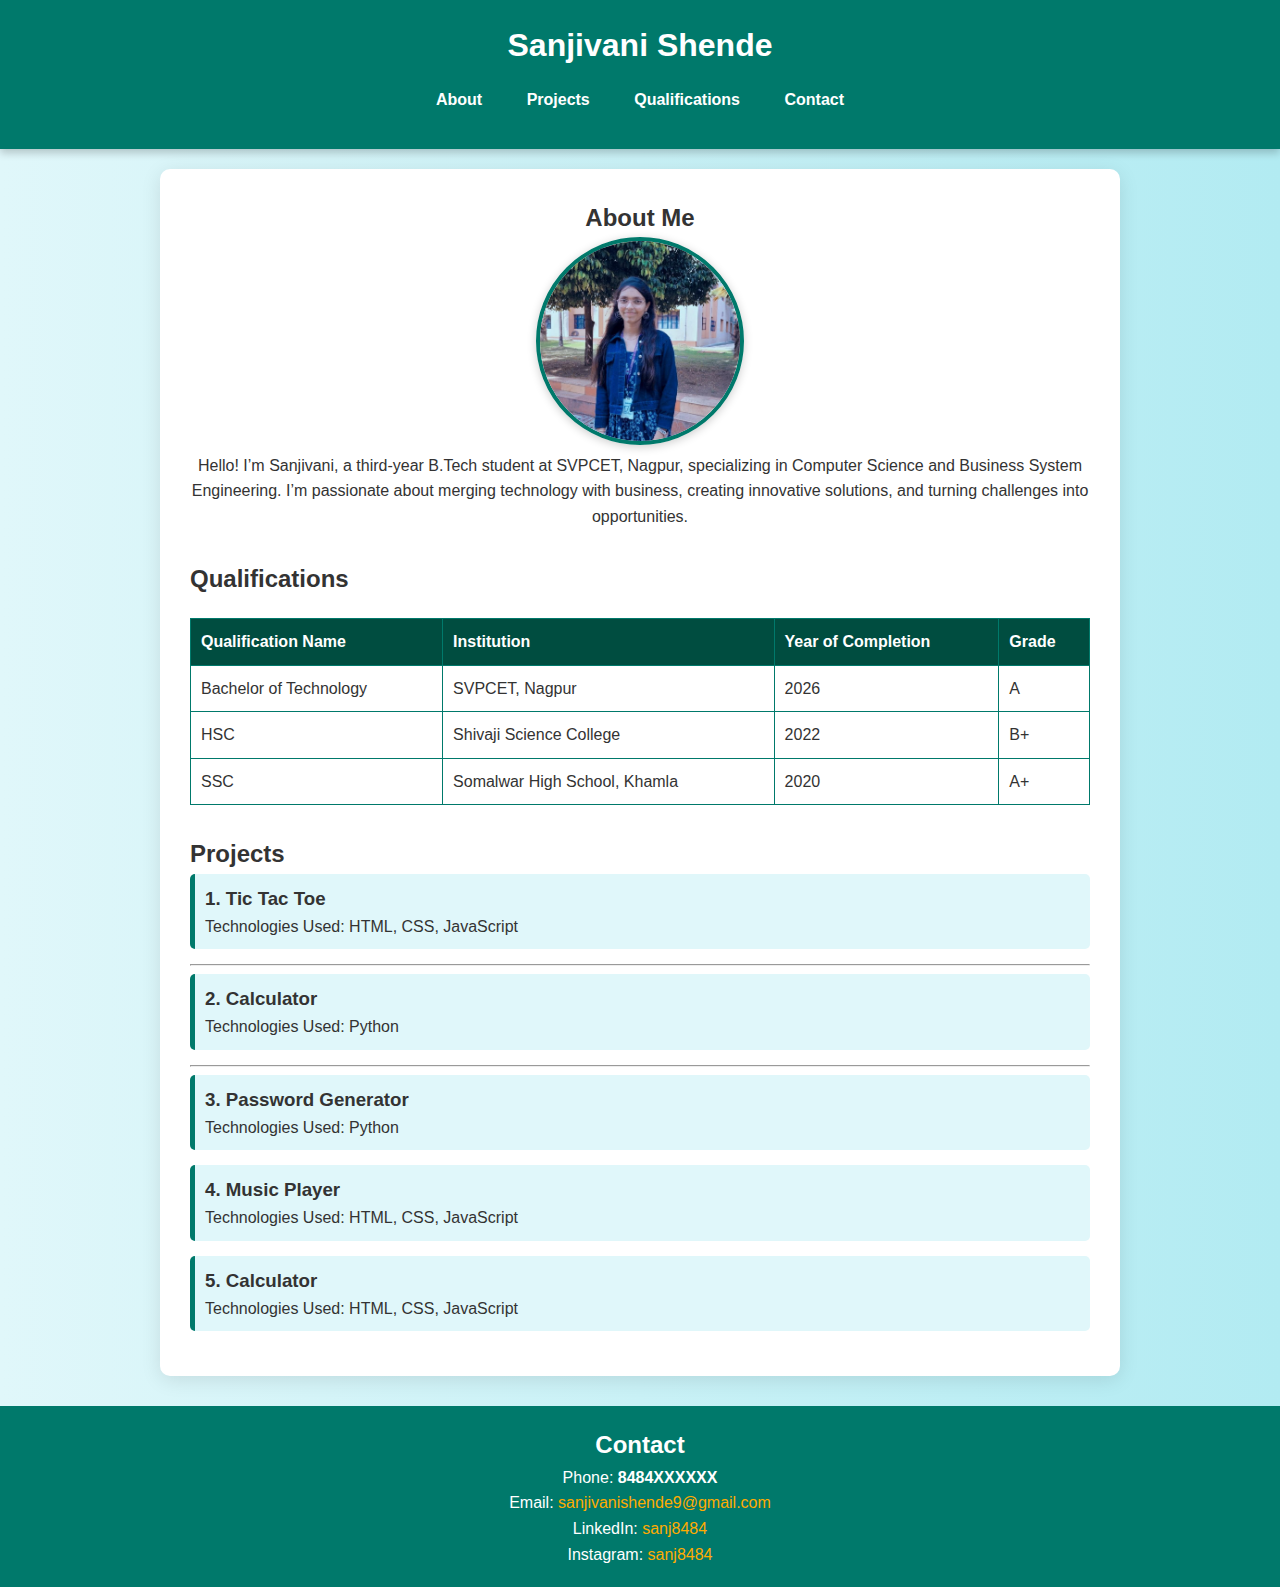
<file: index.html>
<!DOCTYPE html>
<html lang="en">
<head>
    <meta charset="UTF-8">
    <meta name="viewport" content="width=device-width, initial-scale=1.0">
    <title>Sanjivani Shende - Portfolio</title>
    <link rel="stylesheet" href="style.css">
</head>
<body>
    <header>
        <h1>Sanjivani Shende</h1>
        <nav>
            <ul>
                <li><a href="About.html">About</a></li>
                <li><a href="Project.html">Projects</a></li>
                <li><a href="Qualification.html">Qualifications</a></li>
                <li><a href="Contact.html">Contact</a></li>
            </ul>
        </nav>
    </header>
    
    <main>
        <section class="intro">
            <h2>About Me</h2>
            <img src="your_photo.jpeg" alt="Sanjivani Shende" class="profile-photo">
            <p>Hello! I’m Sanjivani, a third-year B.Tech student at SVPCET, Nagpur, specializing in Computer Science and Business System Engineering. I’m passionate about merging technology with business, creating innovative solutions, and turning challenges into opportunities.</p>
        </section>

        <section class="qualifications">
            <h2>Qualifications</h2>
            <table>
                <thead>
                    <tr>
                        <th>Qualification Name</th>
                        <th>Institution</th>
                        <th>Year of Completion</th>
                        <th>Grade</th>
                    </tr>
                </thead>
                <tbody>
                    <tr>
                        <td>Bachelor of Technology</td>
                        <td>SVPCET, Nagpur</td>
                        <td>2026</td>
                        <td>A</td>
                    </tr>
                    <tr>
                        <td>HSC</td>
                        <td>Shivaji Science College</td>
                        <td>2022</td>
                        <td>B+</td>
                    </tr>
                    <tr>
                        <td>SSC</td>
                        <td>Somalwar High School, Khamla</td>
                        <td>2020</td>
                        <td>A+</td>
                    </tr>
                </tbody>
            </table>
        </section>

        <section class="projects">
            <h2>Projects</h2>
            <article>
                <h3>1. Tic Tac Toe</h3>
                <p>Technologies Used: HTML, CSS, JavaScript</p>
            </article>
            <hr>
            <article>
                <h3>2. Calculator</h3>
                <p>Technologies Used: Python</p>
                </p>
            </article>
            <hr>
            <article>
                <h3>3. Password Generator</h3>
                <p>Technologies Used: Python</p>
            </article>
            <article>
                <h3>4. Music Player</h3>
                <p>Technologies Used: HTML, CSS, JavaScript</p>
            </article>
            <article>
                <h3>5. Calculator
                </h3>
                <p>Technologies Used: HTML, CSS, JavaScript</p>
                </article>
        </section>
    </main>

    <footer>
        <h2>Contact</h2>
        <p>Phone: <strong>8484XXXXXX</strong></p>
        <p>Email: <a href="mailto:sanjivanishende9@gmail.com">sanjivanishende9@gmail.com</a></p>
        <p>LinkedIn: <a href="https://www.linkedin.com/in/sanj8484" target="_blank" rel="noopener noreferrer">sanj8484</a></p>
        <p>Instagram: <a href="https://www.instagram.com/sanj8484" target="_blank" rel="noopener noreferrer">sanj8484</a></p>
    </footer>
</body>
</html>
</file>
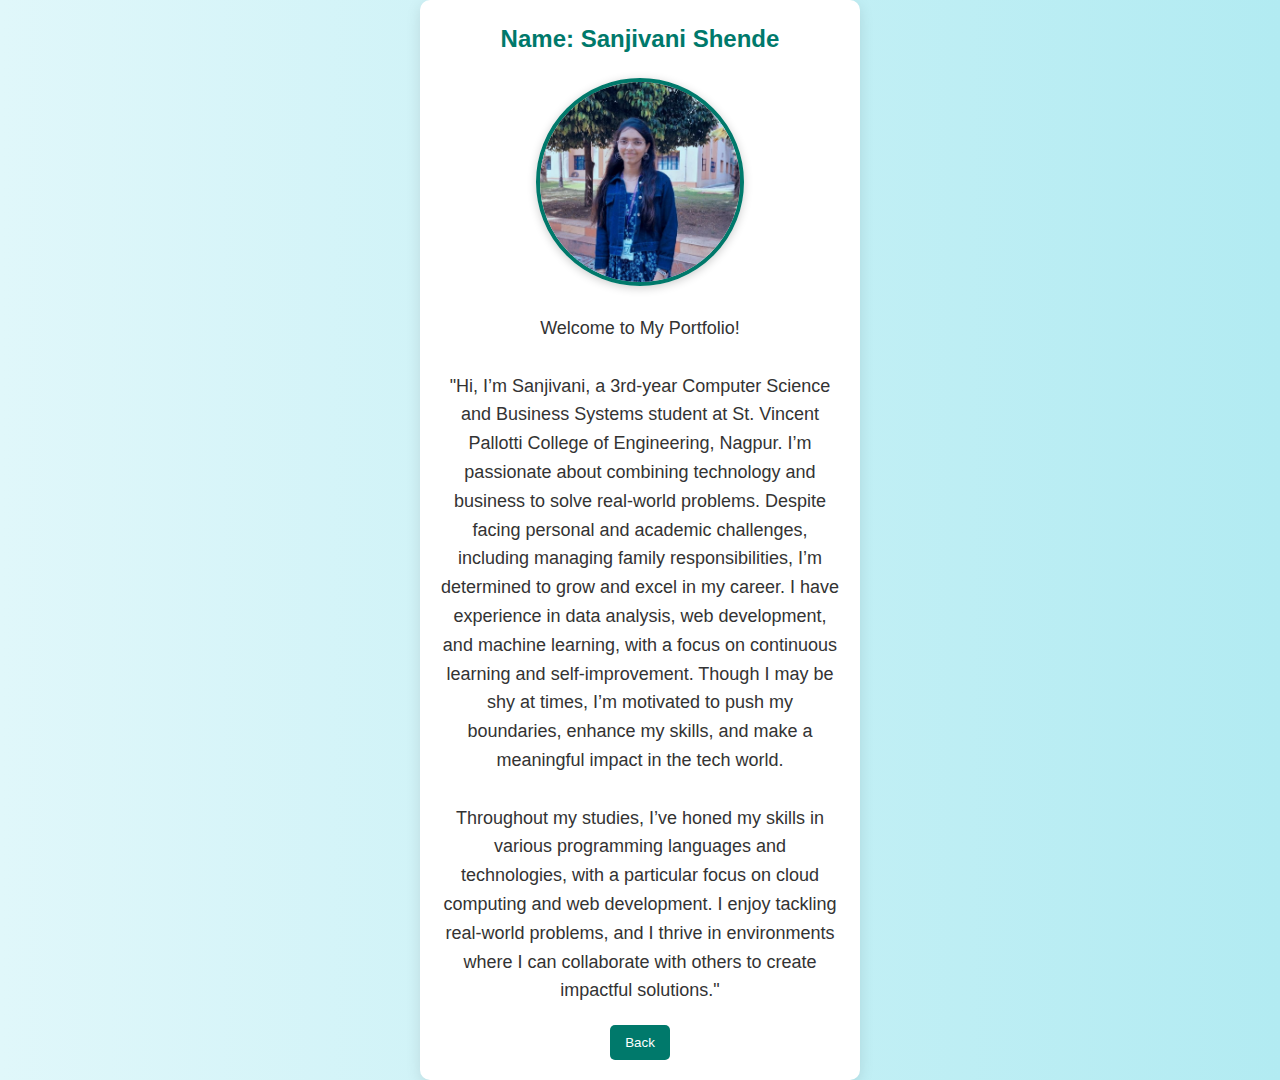
<file: About.html>
<!DOCTYPE html>
<html lang="en">
<head>
    <meta charset="UTF-8">
    <meta name="viewport" content="width=device-width, initial-scale=1.0">
    <title>Introduction - Sanjivani Shende</title>
    <link rel="stylesheet" href="style.css">
    <style>
        body {
            display: flex;               /* Use flexbox for layout */
            align-items: center;        /* Center content vertically */
            justify-content: center;    /* Center content horizontally */            /* Full height of the viewport */
            background-color: #e0f7fa; /* Light background for contrast */
            margin: 0;                  /* Remove default margin */
            font-family: Arial, sans-serif; /* Set font family */
        }
        
        .container {
            text-align: center; /* Center align text */
            background-color: white; /* White background for container */
            padding: 20px; /* Padding inside the container */
            border-radius: 10px; /* Rounded corners */
            box-shadow: 0 4px 15px rgba(0, 0, 0, 0.1); /* Shadow effect */
            max-width: 400px; /* Maximum width of container */
            width: 100%; /* Full width */
        }

        h2 {
            margin-bottom: 20px; /* Margin below title */
            color: #00796b; /* Dark teal color */
        }

        .profile-photo {
            border-radius: 50%; /* Circular photo */
            height: 200px; /* Height */
            width: 200px; /* Width */
            border: 4px solid #00796b; /* Border for photo */
            box-shadow: 0 2px 10px rgba(0, 0, 0, 0.2); /* Shadow */
            margin-bottom: 20px; /* Margin below image */
        }

        .intro {
            margin-bottom: 20px; /* Margin below intro */
            font-size: 18px; /* Font size for intro */
        }

        .back-button {
            background-color: #00796b; /* Button background color */
            color: white; /* Button text color */
            border: none; /* No border */
            padding: 10px 15px; /* Padding */
            border-radius: 5px; /* Rounded corners */
            cursor: pointer; /* Pointer cursor on hover */
            transition: background-color 0.3s; /* Transition for hover */
        }

        .back-button a {
            color: white; /* Link color */
            text-decoration: none; /* Remove underline */
        }

        .back-button:hover {
            background-color: #004d40; /* Darker teal on hover */
        }
    </style>
</head>
<body>
    <div class="container">
        <h2>Name: Sanjivani Shende</h2>
        <img src="your_photo.jpeg" alt="Sanjivani Shende" class="profile-photo">
        <p class="intro">
            Welcome to My Portfolio!<br><br>
            "Hi, I’m Sanjivani, a 3rd-year Computer Science and Business Systems student at St. Vincent Pallotti College of Engineering, Nagpur. I’m passionate about combining technology and business to solve real-world problems. Despite facing personal and academic challenges, including managing family responsibilities, I’m determined to grow and excel in my career. I have experience in data analysis, web development, and machine learning, with a focus on continuous learning and self-improvement. Though I may be shy at times, I’m motivated to push my boundaries, enhance my skills, and make a meaningful impact in the tech world.<br><br>
            Throughout my studies, I’ve honed my skills in various programming languages and technologies, with a particular focus on cloud computing and web development. I enjoy tackling real-world problems, and I thrive in environments where I can collaborate with others to create impactful solutions."
        </p>
        <button class="back-button"><a href="index.html">Back</a></button>
    </div>
</body>
</html>
</file>
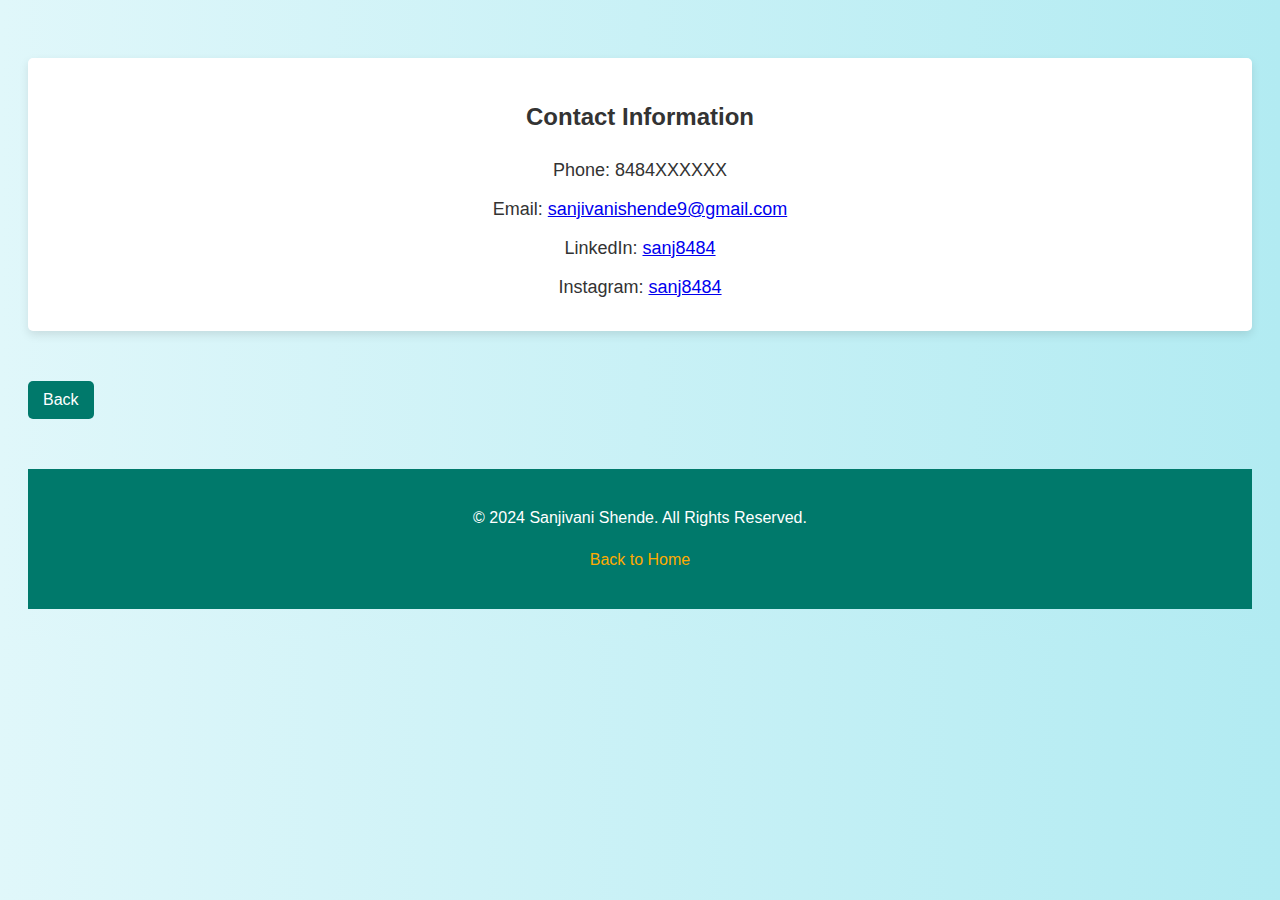
<file: Contact.html>
<!DOCTYPE html>
<html lang="en">
<head>
    <meta charset="UTF-8">
    <meta name="viewport" content="width=device-width, initial-scale=1.0">
    <title>Contact</title>
    <style>
        /* Body Styles */
        body {
            background: linear-gradient(to right, #e0f7fa, #b2ebf2); /* Light blue gradient background */
            font-family: 'Arial', sans-serif; /* Font family */
            line-height: 1.6; /* Line height for readability */
            color: #333; /* Default text color */
            padding: 20px; /* Padding around body */
        }

        /* Contact Section */
        .contact-info {
            text-align: center; /* Center align text */
            margin: 30px 0; /* Margin above and below */
            padding: 20px; /* Padding */
            background-color: #ffffff; /* White background */
            border-radius: 5px; /* Rounded corners */
            box-shadow: 0 4px 10px rgba(0, 0, 0, 0.1); /* Subtle shadow */
        }

        .contact-info p {
            margin: 10px 0; /* Margin for paragraphs */
            font-size: 18px; /* Font size */
        }

        /* Button Styles */
        button {
            background-color: #00796b; /* Dark teal button */
            color: white; /* White text */
            border: none; /* No border */
            padding: 10px 15px; /* Padding */
            border-radius: 5px; /* Rounded corners */
            cursor: pointer; /* Pointer cursor on hover */
            transition: background-color 0.3s; /* Smooth transition */
            display: inline-block; /* Inline block for button */
            margin: 20px auto; /* Center the button */
            font-size: 16px; /* Font size */
        }

        button a {
            color: white; /* White text for link */
            text-decoration: none; /* Remove underline */
        }

        button:hover {
            background-color: #004d40; /* Darker teal on hover */
        }

        /* Footer Styles */
        footer {
            text-align: center; /* Center align text */
            padding: 20px; /* Padding */
            background-color: #00796b; /* Dark teal footer */
            color: white; /* White text */
            margin-top: 30px; /* Margin above */
        }
        
        footer a {
            color: #ffab00; /* Yellow links */
            text-decoration: none; /* Remove underline */
            transition: color 0.3s; /* Transition for hover */
        }
        
        footer a:hover {
            color: white; /* White on hover */
        }
    </style>
</head>
<body>
    <div class="contact-info">
        <h2>Contact Information</h2>
        <p>Phone: 8484XXXXXX</p>
        <p>Email: <a href="mailto:sanjivanishende9@gmail.com">sanjivanishende9@gmail.com</a></p>
        <p>LinkedIn: <a href="https://www.linkedin.com/in/sanj8484" target="_blank">sanj8484</a></p>
        <p>Instagram: <a href="https://www.instagram.com/sanj8484" target="_blank">sanj8484</a></p>
    </div>

    <button><a href="index.html">Back</a></button>

    <footer>
        <p>&copy; 2024 Sanjivani Shende. All Rights Reserved.</p>
        <p><a href="index.html">Back to Home</a></p>
    </footer>
</body>
</html>
</file>
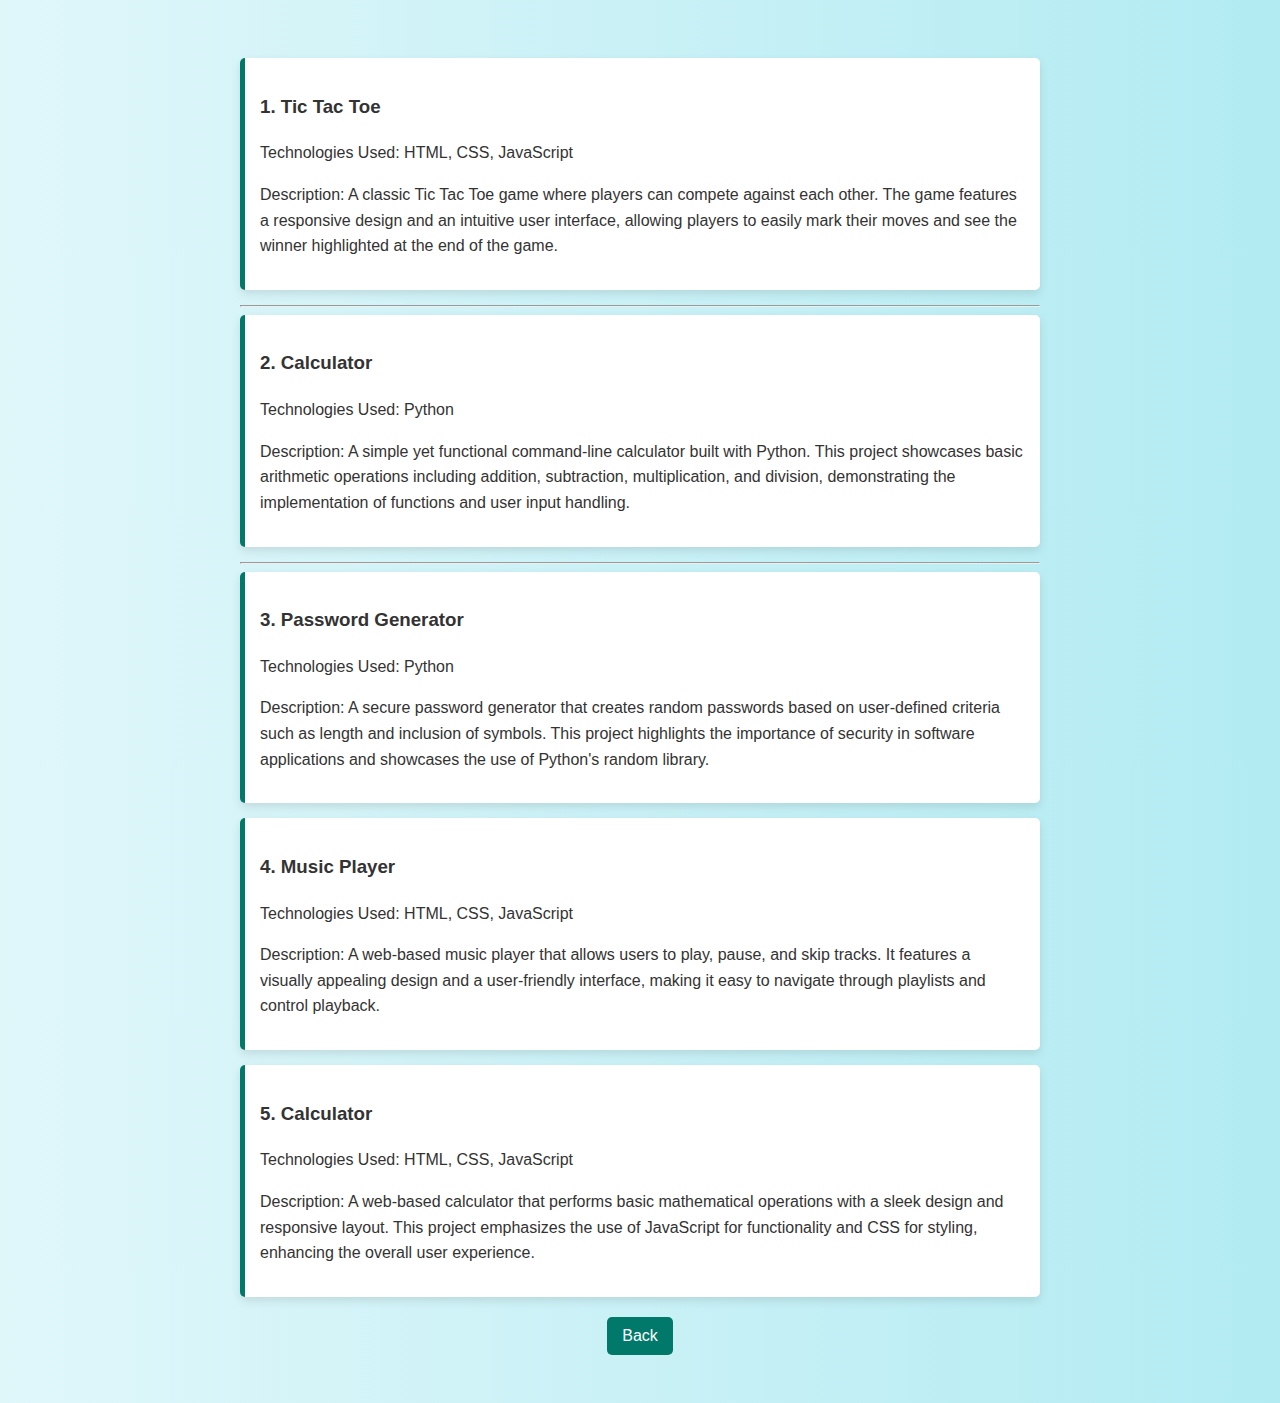
<file: Project.html>
<!DOCTYPE html>
<html lang="en">
<head>
    <meta charset="UTF-8">
    <meta name="viewport" content="width=device-width, initial-scale=1.0">
    <title>Projects</title>
    <style>
        /* Body Styles */
        body {
            background: linear-gradient(to right, #e0f7fa, #b2ebf2); /* Light blue gradient background */
            font-family: 'Arial', sans-serif; /* Font family */
            line-height: 1.6; /* Line height for readability */
            color: #333; /* Default text color */
            padding: 20px; /* Padding around body */
        }

        /* Main Section */
        main {
            max-width: 800px; /* Limit width of main content */
            margin: 0 auto; /* Center the main section */
        }

        /* Projects Section */
        .projects {
            margin-top: 30px; /* Margin above */
        }
        
        .projects article {
            background-color: #ffffff; /* White background for each project */
            border-left: 5px solid #00796b; /* Left border */
            margin-bottom: 15px; /* Margin below each project */
            padding: 15px; /* Padding */
            border-radius: 5px; /* Rounded corners */
            box-shadow: 0 4px 10px rgba(0, 0, 0, 0.1); /* Subtle shadow */
            transition: transform 0.3s; /* Transition for hover effect */
        }
        
        .projects article:hover {
            transform: translateY(-5px); /* Lift effect on hover */
        }

        /* Button Styles */
        button {
            background-color: #00796b; /* Dark teal button */
            color: white; /* White text */
            border: none; /* No border */
            padding: 10px 15px; /* Padding */
            border-radius: 5px; /* Rounded corners */
            cursor: pointer; /* Pointer cursor on hover */
            transition: background-color 0.3s; /* Smooth transition */
            display: block; /* Block display */
            margin: 20px auto; /* Center the button */
            font-size: 16px; /* Font size */
        }

        button a {
            color: white; /* White text for link */
            text-decoration: none; /* Remove underline */
        }

        button:hover {
            background-color: #004d40; /* Darker teal on hover */
        }
    </style>
</head>
<body>
    <main>
        <section class="projects">
            <article>
                <h3>1. Tic Tac Toe</h3>
                <p>Technologies Used: HTML, CSS, JavaScript</p>
                <p>Description: A classic Tic Tac Toe game where players can compete against each other. The game features a responsive design and an intuitive user interface, allowing players to easily mark their moves and see the winner highlighted at the end of the game.</p>
            </article>
            <hr>
            <article>
                <h3>2. Calculator</h3>
                <p>Technologies Used: Python</p>
                <p> Description: A simple yet functional command-line calculator built with Python. This project showcases basic arithmetic operations including addition, subtraction, multiplication, and division, demonstrating the implementation of functions and user input handling.
                </p>
            </article>
            <hr>
            <article>
                <h3>3. Password Generator</h3>
                <p>Technologies Used: Python</p>
                <p>Description: A secure password generator that creates random passwords based on user-defined criteria such as length and inclusion of symbols. This project highlights the importance of security in software applications and showcases the use of Python's random library.</p>
            </article>
            <article>
                <h3>4. Music Player</h3>
                <p>Technologies Used: HTML, CSS, JavaScript</p>
                <p> Description: A web-based music player that allows users to play, pause, and skip tracks. It features a visually appealing design and a user-friendly interface, making it easy to navigate through playlists and control playback.</p>
            </article>
            <article>
                <h3>5. Calculator
                </h3>
                <p>Technologies Used: HTML, CSS, JavaScript</p>
                <p> Description: A web-based calculator that performs basic mathematical operations with a sleek design and responsive layout. This project emphasizes the use of JavaScript for functionality and CSS for styling, enhancing the overall user experience.</p>
            </article>
        </section>
        <button><a href="index.html">Back</a></button>
    </main>
</body>
</html>
</file>
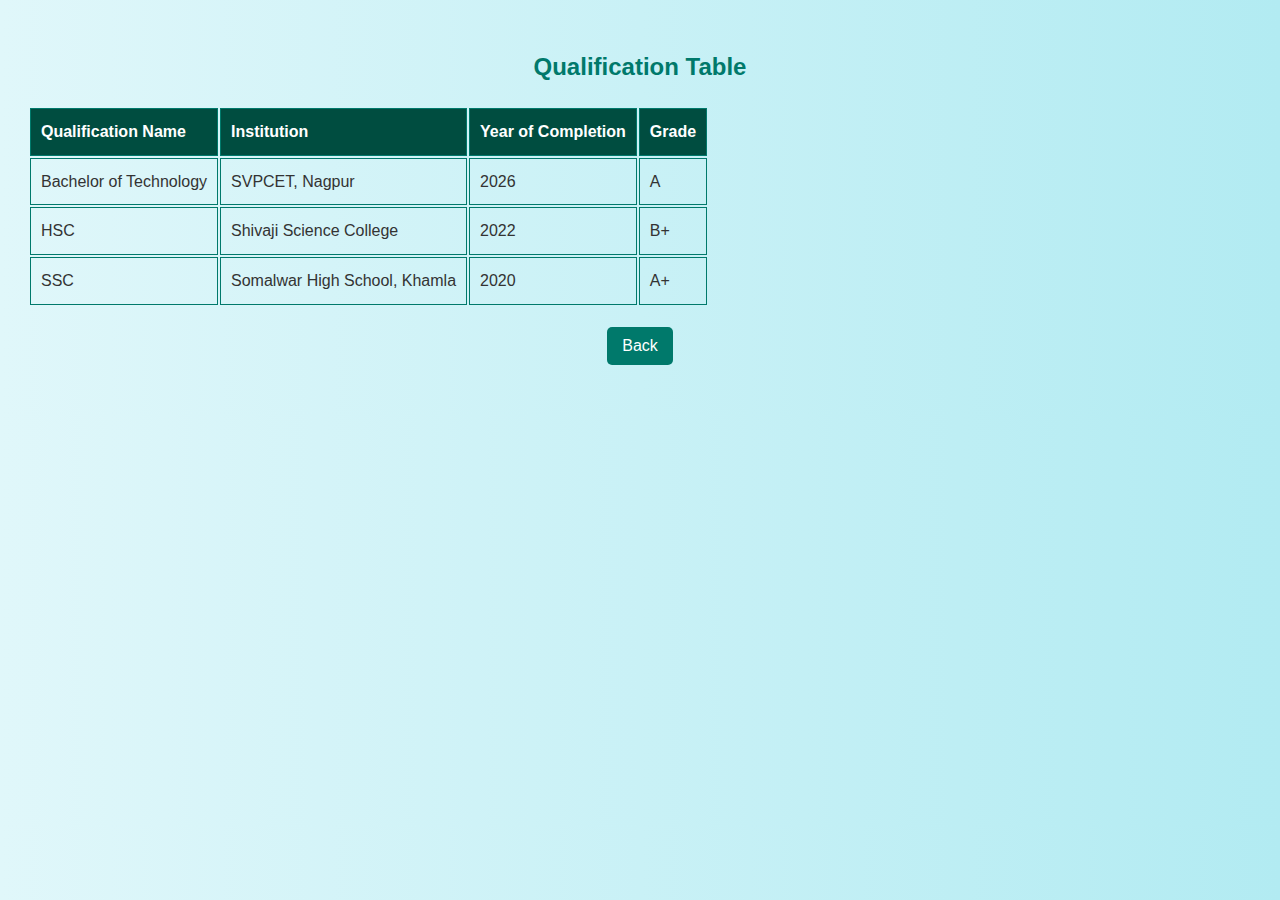
<file: Qualification.html>
<!DOCTYPE html>
<html lang="en">
<head>
    <meta charset="UTF-8">
    <meta name="viewport" content="width=device-width, initial-scale=1.0">
    <title>Qualifications</title>
    <style>
        /* Body Styles */
        body {
            background: linear-gradient(to right, #e0f7fa, #b2ebf2); /* Light blue gradient background */
            font-family: 'Arial', sans-serif; /* Font family */
            line-height: 1.6; /* Line height for readability */
            color: #333; /* Default text color */
            padding: 20px; /* Padding around body */
        }

        /* Header Styles */
        h2 {
            color: #00796b; /* Dark teal color for headers */
            text-align: center; /* Center align header */
            margin-bottom: 20px; /* Margin below header */
        }

        /* Table Styles */
        .qualifications table {
            width: 100%; /* Full width */
            border-collapse: collapse; /* Collapse borders */
            margin-top: 20px; /* Margin above */
            box-shadow: 0 4px 10px rgba(0, 0, 0, 0.1); /* Subtle shadow for table */
        }
        
        .qualifications th, .qualifications td {
            border: 1px solid #00796b; /* Border color */
            padding: 10px; /* Padding */
            text-align: left; /* Left align text */
        }
        
        .qualifications th {
            background-color: #004d40; /* Darker teal for header */
            color: white; /* White text */
        }

        /* Button Styles */
        button {
            background-color: #00796b; /* Dark teal button */
            color: white; /* White text */
            border: none; /* No border */
            padding: 10px 15px; /* Padding */
            border-radius: 5px; /* Rounded corners */
            cursor: pointer; /* Pointer cursor on hover */
            transition: background-color 0.3s; /* Smooth transition */
            display: block; /* Block display */
            margin: 20px auto; /* Center the button */
            font-size: 16px; /* Font size */
        }

        button a {
            color: white; /* White text for link */
            text-decoration: none; /* Remove underline */
        }

        button:hover {
            background-color: #004d40; /* Darker teal on hover */
        }
    </style>
</head>
<body>

<h2>Qualification Table</h2>

<table class="qualifications">
  <tr>
    <th>Qualification Name</th>
    <th>Institution</th>
    <th>Year of Completion</th>
    <th>Grade</th>
  </tr>
  <tr>
    <td>Bachelor of Technology</td>
    <td>SVPCET, Nagpur</td>
    <td>2026</td>
    <td>A</td>
  </tr>
  <tr>
    <td>HSC</td>
    <td>Shivaji Science College</td>
    <td>2022</td>
    <td>B+</td>
  </tr>
  <tr>
    <td>SSC</td>
    <td>Somalwar High School, Khamla</td>
    <td>2020</td>
    <td>A+</td>
  </tr>
</table>

<button><a href="index.html">Back</a></button>

</body>
</html>
</file>
<file: style.css>
/* Basic Reset */
body, h1, h2, h3, p, table {
    margin: 0;
    padding: 0;
}

/* Body Styles */
body {
    background: linear-gradient(to right, #e0f7fa, #b2ebf2); /* Light blue gradient background */
    font-family: 'Arial', sans-serif; /* Font family */
    line-height: 1.6; /* Line height for readability */
    color: #333; /* Default text color */
}

/* Header Styles */
header {
    background-color: #00796b; /* Dark teal header */
    color: white; /* White text */
    padding: 20px; /* Padding */
    text-align: center; /* Center align text */
    box-shadow: 0 4px 8px rgba(0, 0, 0, 0.2); /* Shadow effect */
}

nav ul {
    list-style: none; /* Remove bullets */
    padding: 0; /* Remove padding */
}

nav ul li {
    display: inline; /* Inline display */
    margin: 0 20px; /* Margin between items */
}

nav ul li a {
    color: white; /* Link color */
    text-decoration: none; /* Remove underline */
    font-weight: bold; /* Bold text */
    transition: color 0.3s; /* Transition for hover effect */
}

nav ul li a:hover {
    color: #ffab00; /* Yellow on hover */
}

/* Main Section Styles */
main {
    max-width: 900px; /* Max width for main content */
    margin: 20px auto; /* Center the content */
    padding: 30px; /* Padding */
    background-color: white; /* White background */
    border-radius: 10px; /* Rounded corners */
    box-shadow: 0 4px 20px rgba(0, 0, 0, 0.1); /* Subtle shadow */
}

/* Introduction Section */
.intro {
    text-align: center; /* Center align text */
    margin-bottom: 30px; /* Margin below intro */
}

.profile-photo {
    border-radius: 50%; /* Circular photo */
    height: 200px; /* Height */
    width: 200px; /* Width */
    border: 4px solid #00796b; /* Border for photo */
    box-shadow: 0 2px 10px rgba(0, 0, 0, 0.2); /* Shadow */
}

/* Qualifications Table */
.qualifications table {
    width: 100%; /* Full width */
    border-collapse: collapse; /* Collapse borders */
    margin-top: 20px; /* Margin above */
}

.qualifications th, .qualifications td {
    border: 1px solid #00796b; /* Border color */
    padding: 10px; /* Padding */
    text-align: left; /* Left align text */
}

.qualifications th {
    background-color: #004d40; /* Darker teal for header */
    color: white; /* White text */
}

/* Projects Section */
.projects {
    margin-top: 30px; /* Margin above */
}

.projects article {
    background-color: #e0f7fa; /* Light cyan background */
    border-left: 5px solid #00796b; /* Left border */
    margin-bottom: 15px; /* Margin below each project */
    padding: 10px; /* Padding */
    border-radius: 5px; /* Rounded corners */
    transition: transform 0.3s; /* Transition for hover effect */
}

.projects article:hover {
    transform: translateY(-5px); /* Lift effect on hover */
}

/* Footer Styles */
footer {
    text-align: center; /* Center align text */
    padding: 20px; /* Padding */
    background-color: #00796b; /* Dark teal footer */
    color: white; /* White text */
    margin-top: 30px; /* Margin above */
}

footer a {
    color: #ffab00; /* Yellow links */
    text-decoration: none; /* Remove underline */
    transition: color 0.3s; /* Transition for hover */
}

footer a:hover {
    color: white; /* White on hover */
}

/* Responsive Styles */
@media (max-width: 768px) {
    nav ul li {
        display: block; /* Stack navigation items on smaller screens */
        margin: 10px 0; /* Vertical spacing */
    }

    main {
        padding: 20px; /* Adjust padding for smaller screens */
    }

    .profile-photo {
        height: 150px; /* Adjust photo size */
        width: 150px; /* Adjust photo size */
    }
}
</file>
